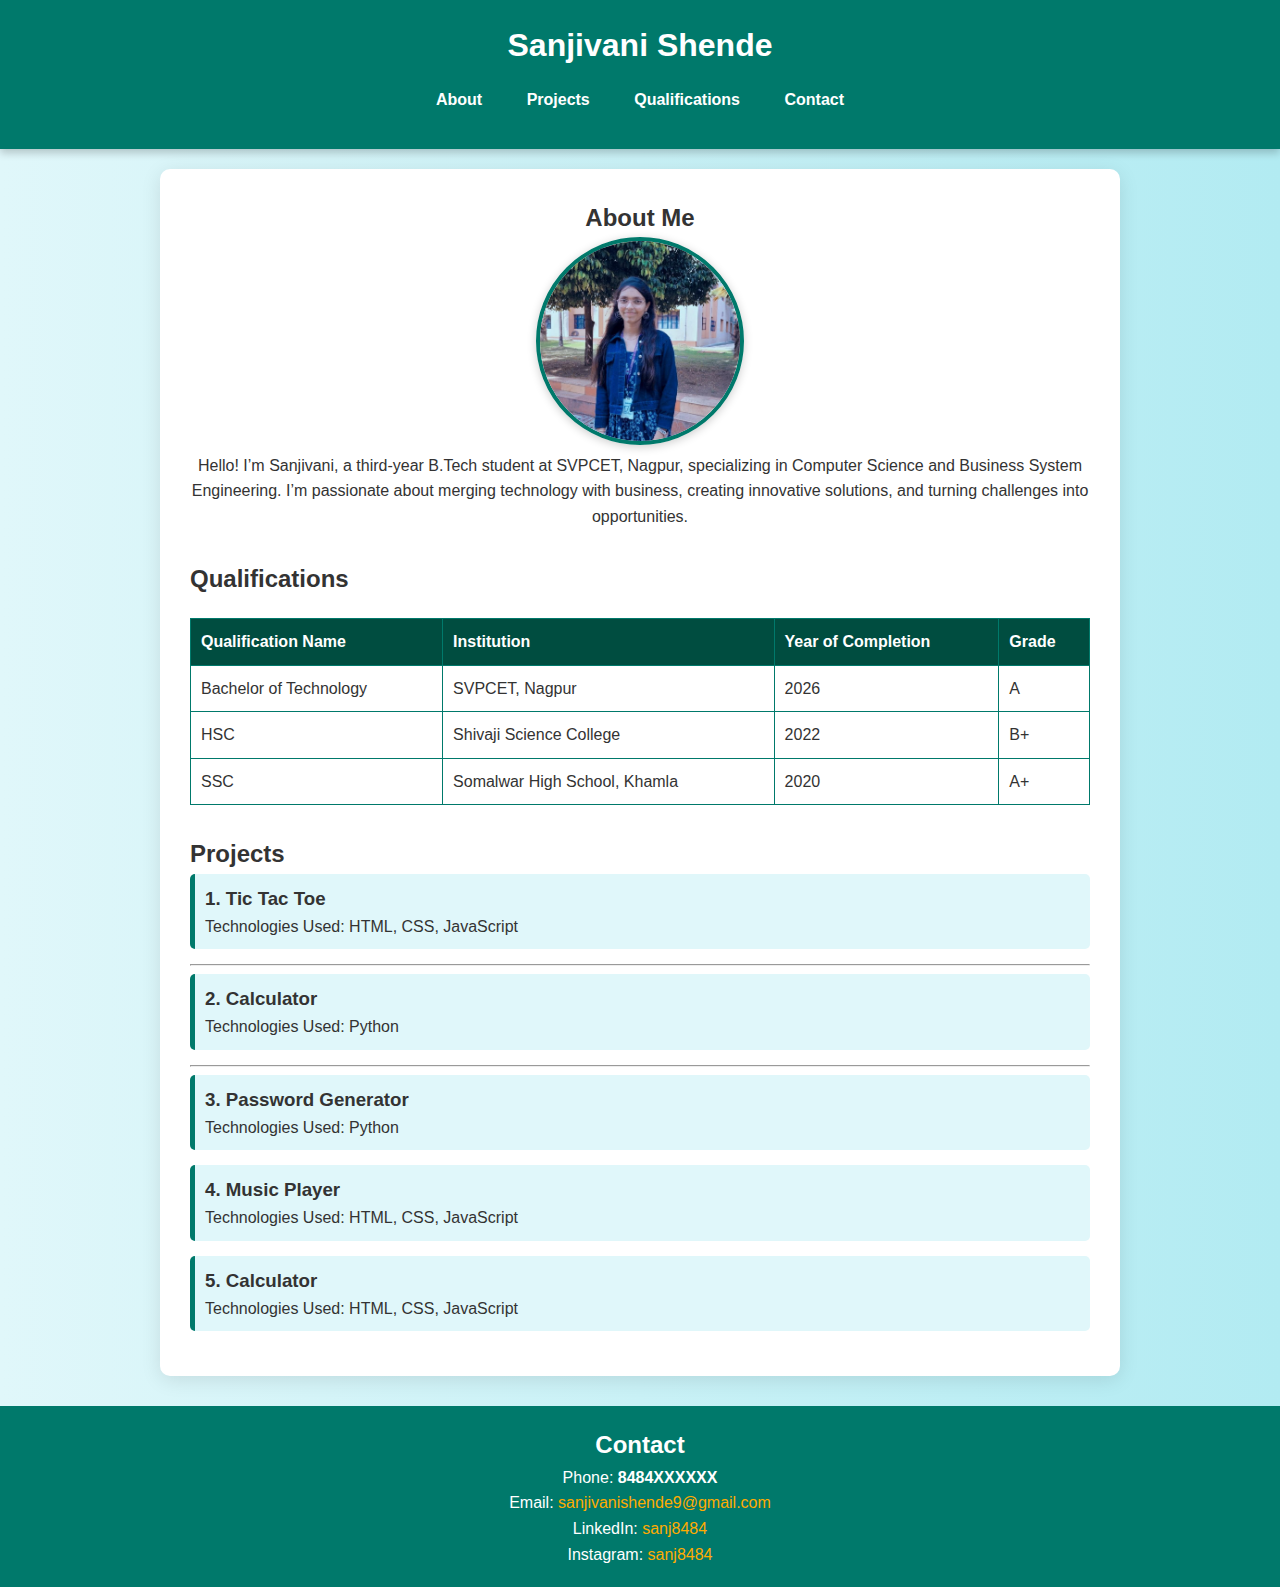
<file: index.html>
<!DOCTYPE html>
<html lang="en">
<head>
    <meta charset="UTF-8">
    <meta name="viewport" content="width=device-width, initial-scale=1.0">
    <title>Sanjivani Shende - Portfolio</title>
    <link rel="stylesheet" href="style.css">
</head>
<body>
    <header>
        <h1>Sanjivani Shende</h1>
        <nav>
            <ul>
                <li><a href="About.html">About</a></li>
                <li><a href="Project.html">Projects</a></li>
                <li><a href="Qualification.html">Qualifications</a></li>
                <li><a href="Contact.html">Contact</a></li>
            </ul>
        </nav>
    </header>
    
    <main>
        <section class="intro">
            <h2>About Me</h2>
            <img src="your_photo.jpeg" alt="Sanjivani Shende" class="profile-photo">
            <p>Hello! I’m Sanjivani, a third-year B.Tech student at SVPCET, Nagpur, specializing in Computer Science and Business System Engineering. I’m passionate about merging technology with business, creating innovative solutions, and turning challenges into opportunities.</p>
        </section>

        <section class="qualifications">
            <h2>Qualifications</h2>
            <table>
                <thead>
                    <tr>
                        <th>Qualification Name</th>
                        <th>Institution</th>
                        <th>Year of Completion</th>
                        <th>Grade</th>
                    </tr>
                </thead>
                <tbody>
                    <tr>
                        <td>Bachelor of Technology</td>
                        <td>SVPCET, Nagpur</td>
                        <td>2026</td>
                        <td>A</td>
                    </tr>
                    <tr>
                        <td>HSC</td>
                        <td>Shivaji Science College</td>
                        <td>2022</td>
                        <td>B+</td>
                    </tr>
                    <tr>
                        <td>SSC</td>
                        <td>Somalwar High School, Khamla</td>
                        <td>2020</td>
                        <td>A+</td>
                    </tr>
                </tbody>
            </table>
        </section>

        <section class="projects">
            <h2>Projects</h2>
            <article>
                <h3>1. Tic Tac Toe</h3>
                <p>Technologies Used: HTML, CSS, JavaScript</p>
            </article>
            <hr>
            <article>
                <h3>2. Calculator</h3>
                <p>Technologies Used: Python</p>
                </p>
            </article>
            <hr>
            <article>
                <h3>3. Password Generator</h3>
                <p>Technologies Used: Python</p>
            </article>
            <article>
                <h3>4. Music Player</h3>
                <p>Technologies Used: HTML, CSS, JavaScript</p>
            </article>
            <article>
                <h3>5. Calculator
                </h3>
                <p>Technologies Used: HTML, CSS, JavaScript</p>
                </article>
        </section>
    </main>

    <footer>
        <h2>Contact</h2>
        <p>Phone: <strong>8484XXXXXX</strong></p>
        <p>Email: <a href="mailto:sanjivanishende9@gmail.com">sanjivanishende9@gmail.com</a></p>
        <p>LinkedIn: <a href="https://www.linkedin.com/in/sanj8484" target="_blank" rel="noopener noreferrer">sanj8484</a></p>
        <p>Instagram: <a href="https://www.instagram.com/sanj8484" target="_blank" rel="noopener noreferrer">sanj8484</a></p>
    </footer>
</body>
</html>
</file>
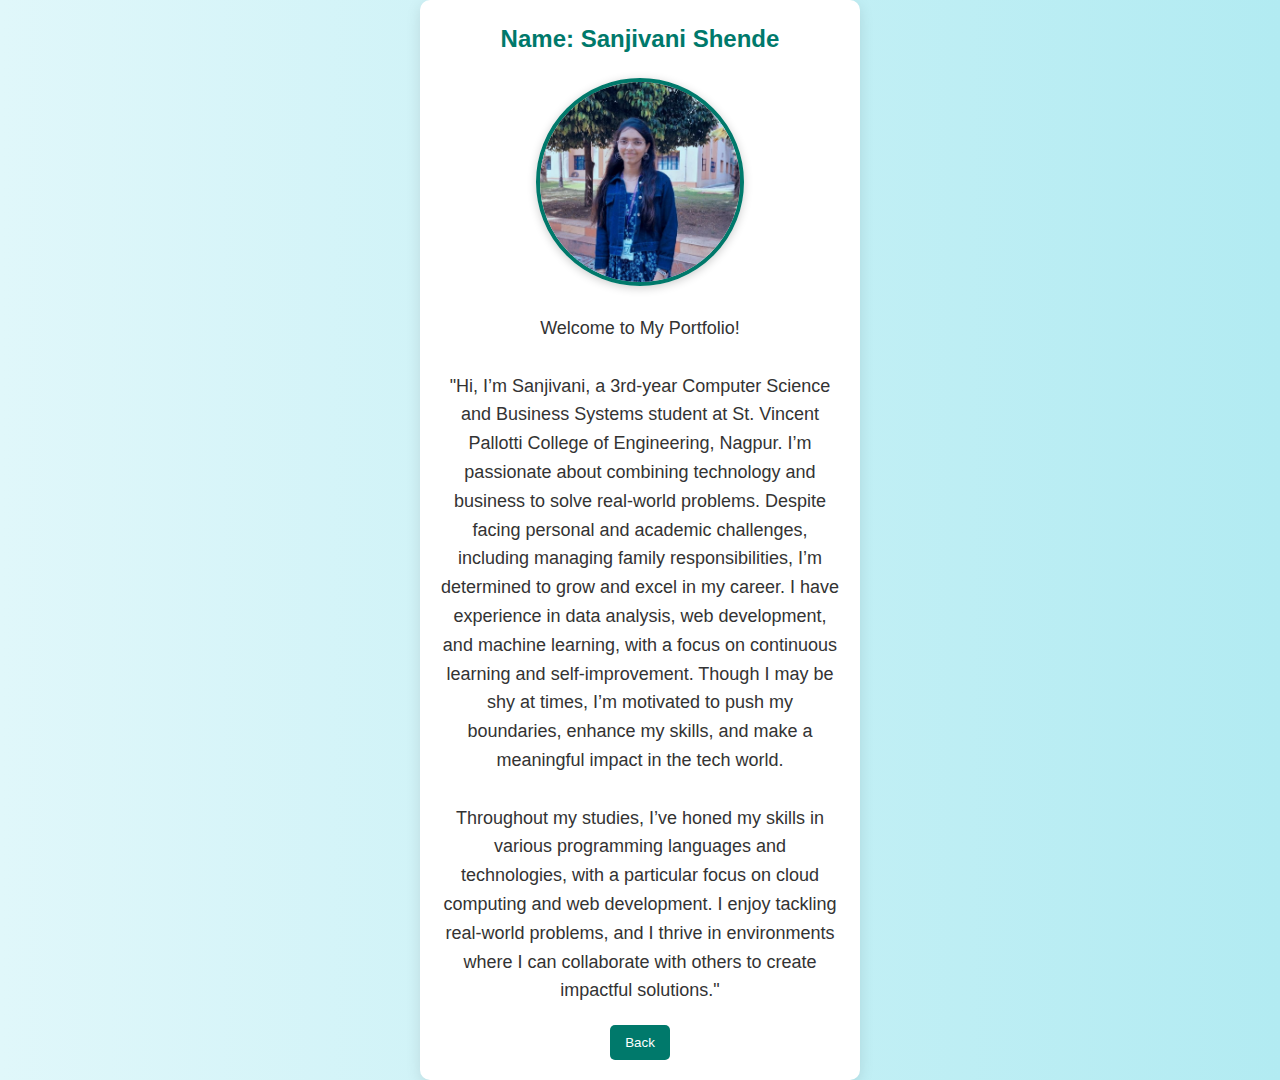
<file: About.html>
<!DOCTYPE html>
<html lang="en">
<head>
    <meta charset="UTF-8">
    <meta name="viewport" content="width=device-width, initial-scale=1.0">
    <title>Introduction - Sanjivani Shende</title>
    <link rel="stylesheet" href="style.css">
    <style>
        body {
            display: flex;               /* Use flexbox for layout */
            align-items: center;        /* Center content vertically */
            justify-content: center;    /* Center content horizontally */            /* Full height of the viewport */
            background-color: #e0f7fa; /* Light background for contrast */
            margin: 0;                  /* Remove default margin */
            font-family: Arial, sans-serif; /* Set font family */
        }
        
        .container {
            text-align: center; /* Center align text */
            background-color: white; /* White background for container */
            padding: 20px; /* Padding inside the container */
            border-radius: 10px; /* Rounded corners */
            box-shadow: 0 4px 15px rgba(0, 0, 0, 0.1); /* Shadow effect */
            max-width: 400px; /* Maximum width of container */
            width: 100%; /* Full width */
        }

        h2 {
            margin-bottom: 20px; /* Margin below title */
            color: #00796b; /* Dark teal color */
        }

        .profile-photo {
            border-radius: 50%; /* Circular photo */
            height: 200px; /* Height */
            width: 200px; /* Width */
            border: 4px solid #00796b; /* Border for photo */
            box-shadow: 0 2px 10px rgba(0, 0, 0, 0.2); /* Shadow */
            margin-bottom: 20px; /* Margin below image */
        }

        .intro {
            margin-bottom: 20px; /* Margin below intro */
            font-size: 18px; /* Font size for intro */
        }

        .back-button {
            background-color: #00796b; /* Button background color */
            color: white; /* Button text color */
            border: none; /* No border */
            padding: 10px 15px; /* Padding */
            border-radius: 5px; /* Rounded corners */
            cursor: pointer; /* Pointer cursor on hover */
            transition: background-color 0.3s; /* Transition for hover */
        }

        .back-button a {
            color: white; /* Link color */
            text-decoration: none; /* Remove underline */
        }

        .back-button:hover {
            background-color: #004d40; /* Darker teal on hover */
        }
    </style>
</head>
<body>
    <div class="container">
        <h2>Name: Sanjivani Shende</h2>
        <img src="your_photo.jpeg" alt="Sanjivani Shende" class="profile-photo">
        <p class="intro">
            Welcome to My Portfolio!<br><br>
            "Hi, I’m Sanjivani, a 3rd-year Computer Science and Business Systems student at St. Vincent Pallotti College of Engineering, Nagpur. I’m passionate about combining technology and business to solve real-world problems. Despite facing personal and academic challenges, including managing family responsibilities, I’m determined to grow and excel in my career. I have experience in data analysis, web development, and machine learning, with a focus on continuous learning and self-improvement. Though I may be shy at times, I’m motivated to push my boundaries, enhance my skills, and make a meaningful impact in the tech world.<br><br>
            Throughout my studies, I’ve honed my skills in various programming languages and technologies, with a particular focus on cloud computing and web development. I enjoy tackling real-world problems, and I thrive in environments where I can collaborate with others to create impactful solutions."
        </p>
        <button class="back-button"><a href="index.html">Back</a></button>
    </div>
</body>
</html>
</file>
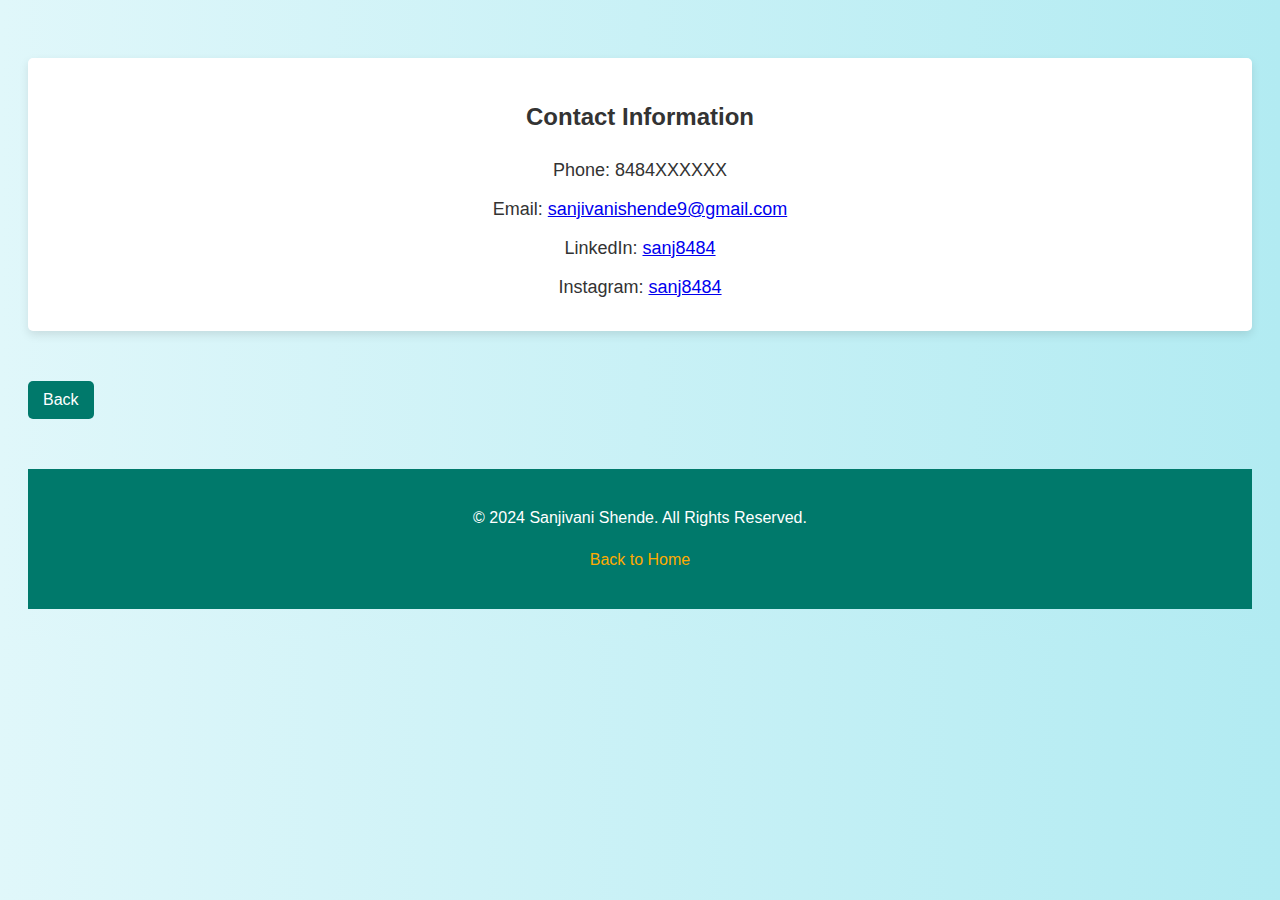
<file: Contact.html>
<!DOCTYPE html>
<html lang="en">
<head>
    <meta charset="UTF-8">
    <meta name="viewport" content="width=device-width, initial-scale=1.0">
    <title>Contact</title>
    <style>
        /* Body Styles */
        body {
            background: linear-gradient(to right, #e0f7fa, #b2ebf2); /* Light blue gradient background */
            font-family: 'Arial', sans-serif; /* Font family */
            line-height: 1.6; /* Line height for readability */
            color: #333; /* Default text color */
            padding: 20px; /* Padding around body */
        }

        /* Contact Section */
        .contact-info {
            text-align: center; /* Center align text */
            margin: 30px 0; /* Margin above and below */
            padding: 20px; /* Padding */
            background-color: #ffffff; /* White background */
            border-radius: 5px; /* Rounded corners */
            box-shadow: 0 4px 10px rgba(0, 0, 0, 0.1); /* Subtle shadow */
        }

        .contact-info p {
            margin: 10px 0; /* Margin for paragraphs */
            font-size: 18px; /* Font size */
        }

        /* Button Styles */
        button {
            background-color: #00796b; /* Dark teal button */
            color: white; /* White text */
            border: none; /* No border */
            padding: 10px 15px; /* Padding */
            border-radius: 5px; /* Rounded corners */
            cursor: pointer; /* Pointer cursor on hover */
            transition: background-color 0.3s; /* Smooth transition */
            display: inline-block; /* Inline block for button */
            margin: 20px auto; /* Center the button */
            font-size: 16px; /* Font size */
        }

        button a {
            color: white; /* White text for link */
            text-decoration: none; /* Remove underline */
        }

        button:hover {
            background-color: #004d40; /* Darker teal on hover */
        }

        /* Footer Styles */
        footer {
            text-align: center; /* Center align text */
            padding: 20px; /* Padding */
            background-color: #00796b; /* Dark teal footer */
            color: white; /* White text */
            margin-top: 30px; /* Margin above */
        }
        
        footer a {
            color: #ffab00; /* Yellow links */
            text-decoration: none; /* Remove underline */
            transition: color 0.3s; /* Transition for hover */
        }
        
        footer a:hover {
            color: white; /* White on hover */
        }
    </style>
</head>
<body>
    <div class="contact-info">
        <h2>Contact Information</h2>
        <p>Phone: 8484XXXXXX</p>
        <p>Email: <a href="mailto:sanjivanishende9@gmail.com">sanjivanishende9@gmail.com</a></p>
        <p>LinkedIn: <a href="https://www.linkedin.com/in/sanj8484" target="_blank">sanj8484</a></p>
        <p>Instagram: <a href="https://www.instagram.com/sanj8484" target="_blank">sanj8484</a></p>
    </div>

    <button><a href="index.html">Back</a></button>

    <footer>
        <p>&copy; 2024 Sanjivani Shende. All Rights Reserved.</p>
        <p><a href="index.html">Back to Home</a></p>
    </footer>
</body>
</html>
</file>
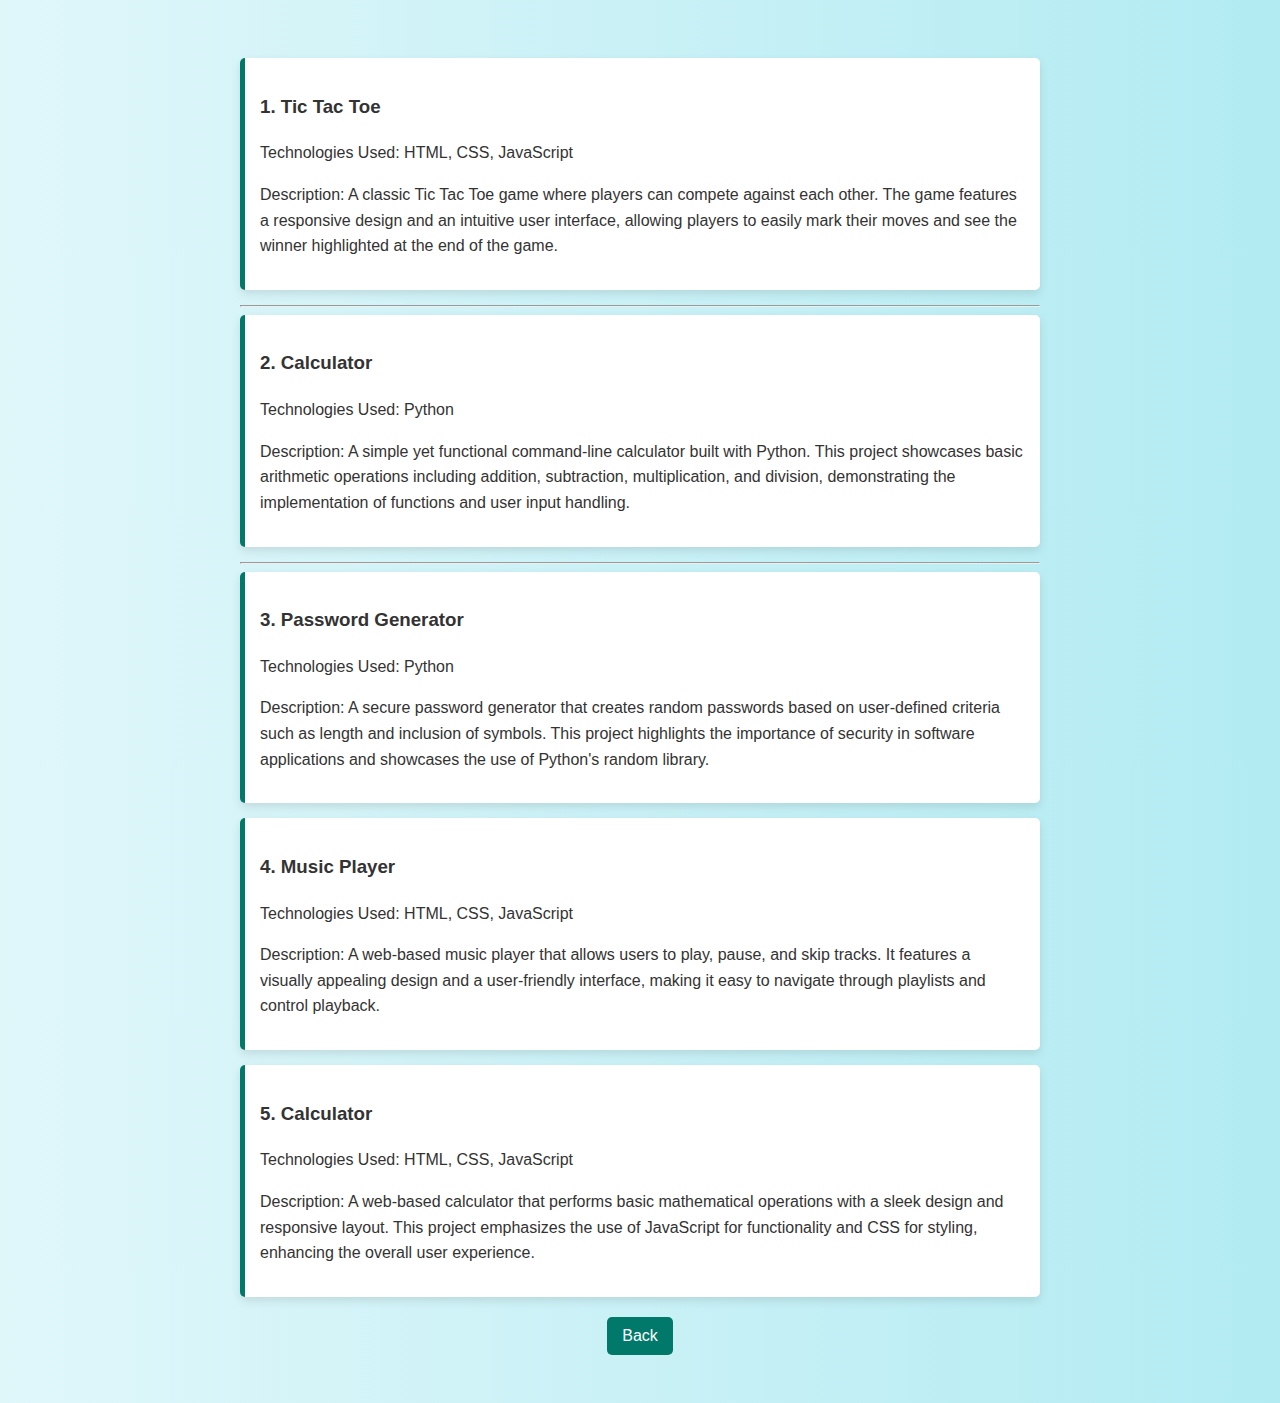
<file: Project.html>
<!DOCTYPE html>
<html lang="en">
<head>
    <meta charset="UTF-8">
    <meta name="viewport" content="width=device-width, initial-scale=1.0">
    <title>Projects</title>
    <style>
        /* Body Styles */
        body {
            background: linear-gradient(to right, #e0f7fa, #b2ebf2); /* Light blue gradient background */
            font-family: 'Arial', sans-serif; /* Font family */
            line-height: 1.6; /* Line height for readability */
            color: #333; /* Default text color */
            padding: 20px; /* Padding around body */
        }

        /* Main Section */
        main {
            max-width: 800px; /* Limit width of main content */
            margin: 0 auto; /* Center the main section */
        }

        /* Projects Section */
        .projects {
            margin-top: 30px; /* Margin above */
        }
        
        .projects article {
            background-color: #ffffff; /* White background for each project */
            border-left: 5px solid #00796b; /* Left border */
            margin-bottom: 15px; /* Margin below each project */
            padding: 15px; /* Padding */
            border-radius: 5px; /* Rounded corners */
            box-shadow: 0 4px 10px rgba(0, 0, 0, 0.1); /* Subtle shadow */
            transition: transform 0.3s; /* Transition for hover effect */
        }
        
        .projects article:hover {
            transform: translateY(-5px); /* Lift effect on hover */
        }

        /* Button Styles */
        button {
            background-color: #00796b; /* Dark teal button */
            color: white; /* White text */
            border: none; /* No border */
            padding: 10px 15px; /* Padding */
            border-radius: 5px; /* Rounded corners */
            cursor: pointer; /* Pointer cursor on hover */
            transition: background-color 0.3s; /* Smooth transition */
            display: block; /* Block display */
            margin: 20px auto; /* Center the button */
            font-size: 16px; /* Font size */
        }

        button a {
            color: white; /* White text for link */
            text-decoration: none; /* Remove underline */
        }

        button:hover {
            background-color: #004d40; /* Darker teal on hover */
        }
    </style>
</head>
<body>
    <main>
        <section class="projects">
            <article>
                <h3>1. Tic Tac Toe</h3>
                <p>Technologies Used: HTML, CSS, JavaScript</p>
                <p>Description: A classic Tic Tac Toe game where players can compete against each other. The game features a responsive design and an intuitive user interface, allowing players to easily mark their moves and see the winner highlighted at the end of the game.</p>
            </article>
            <hr>
            <article>
                <h3>2. Calculator</h3>
                <p>Technologies Used: Python</p>
                <p> Description: A simple yet functional command-line calculator built with Python. This project showcases basic arithmetic operations including addition, subtraction, multiplication, and division, demonstrating the implementation of functions and user input handling.
                </p>
            </article>
            <hr>
            <article>
                <h3>3. Password Generator</h3>
                <p>Technologies Used: Python</p>
                <p>Description: A secure password generator that creates random passwords based on user-defined criteria such as length and inclusion of symbols. This project highlights the importance of security in software applications and showcases the use of Python's random library.</p>
            </article>
            <article>
                <h3>4. Music Player</h3>
                <p>Technologies Used: HTML, CSS, JavaScript</p>
                <p> Description: A web-based music player that allows users to play, pause, and skip tracks. It features a visually appealing design and a user-friendly interface, making it easy to navigate through playlists and control playback.</p>
            </article>
            <article>
                <h3>5. Calculator
                </h3>
                <p>Technologies Used: HTML, CSS, JavaScript</p>
                <p> Description: A web-based calculator that performs basic mathematical operations with a sleek design and responsive layout. This project emphasizes the use of JavaScript for functionality and CSS for styling, enhancing the overall user experience.</p>
            </article>
        </section>
        <button><a href="index.html">Back</a></button>
    </main>
</body>
</html>
</file>
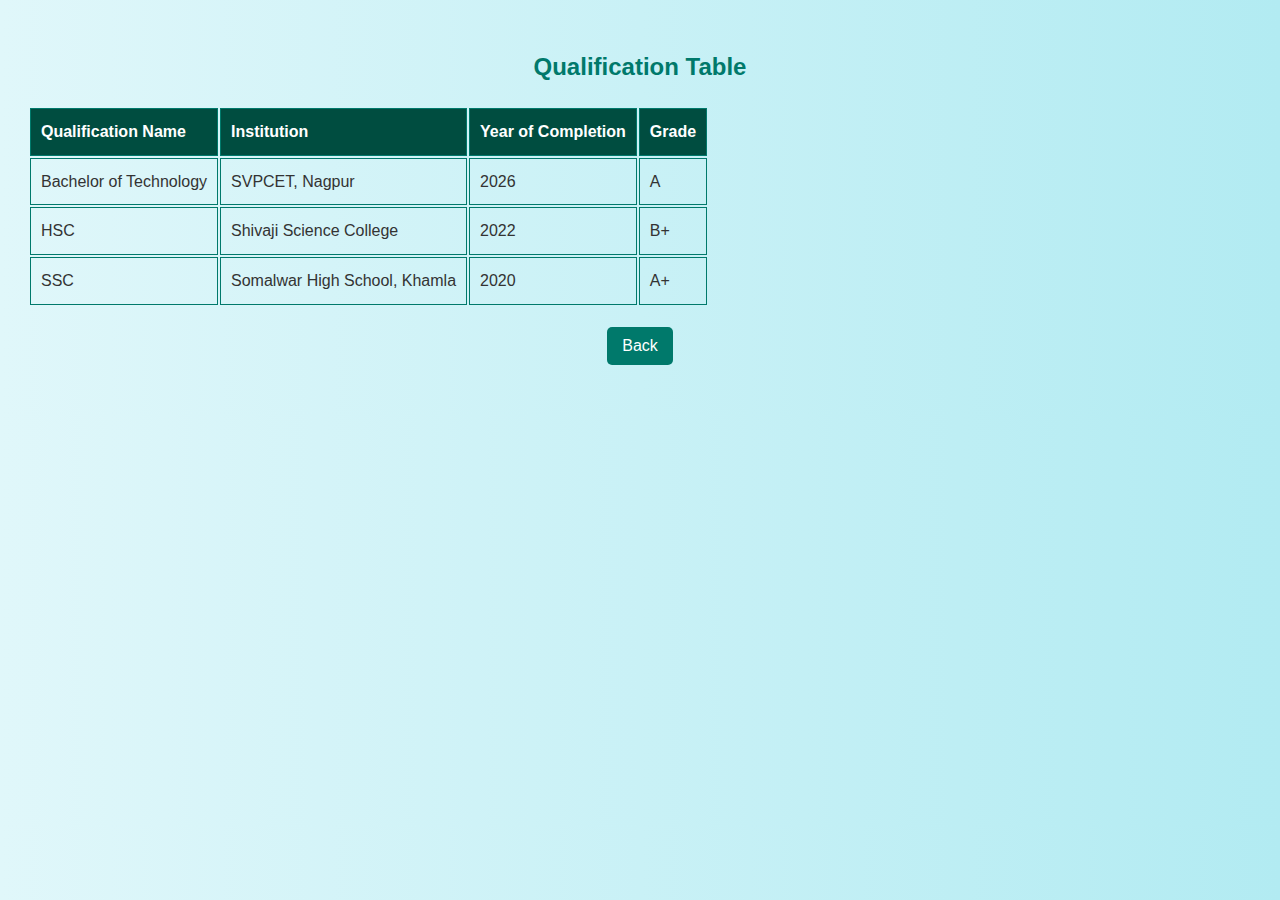
<file: Qualification.html>
<!DOCTYPE html>
<html lang="en">
<head>
    <meta charset="UTF-8">
    <meta name="viewport" content="width=device-width, initial-scale=1.0">
    <title>Qualifications</title>
    <style>
        /* Body Styles */
        body {
            background: linear-gradient(to right, #e0f7fa, #b2ebf2); /* Light blue gradient background */
            font-family: 'Arial', sans-serif; /* Font family */
            line-height: 1.6; /* Line height for readability */
            color: #333; /* Default text color */
            padding: 20px; /* Padding around body */
        }

        /* Header Styles */
        h2 {
            color: #00796b; /* Dark teal color for headers */
            text-align: center; /* Center align header */
            margin-bottom: 20px; /* Margin below header */
        }

        /* Table Styles */
        .qualifications table {
            width: 100%; /* Full width */
            border-collapse: collapse; /* Collapse borders */
            margin-top: 20px; /* Margin above */
            box-shadow: 0 4px 10px rgba(0, 0, 0, 0.1); /* Subtle shadow for table */
        }
        
        .qualifications th, .qualifications td {
            border: 1px solid #00796b; /* Border color */
            padding: 10px; /* Padding */
            text-align: left; /* Left align text */
        }
        
        .qualifications th {
            background-color: #004d40; /* Darker teal for header */
            color: white; /* White text */
        }

        /* Button Styles */
        button {
            background-color: #00796b; /* Dark teal button */
            color: white; /* White text */
            border: none; /* No border */
            padding: 10px 15px; /* Padding */
            border-radius: 5px; /* Rounded corners */
            cursor: pointer; /* Pointer cursor on hover */
            transition: background-color 0.3s; /* Smooth transition */
            display: block; /* Block display */
            margin: 20px auto; /* Center the button */
            font-size: 16px; /* Font size */
        }

        button a {
            color: white; /* White text for link */
            text-decoration: none; /* Remove underline */
        }

        button:hover {
            background-color: #004d40; /* Darker teal on hover */
        }
    </style>
</head>
<body>

<h2>Qualification Table</h2>

<table class="qualifications">
  <tr>
    <th>Qualification Name</th>
    <th>Institution</th>
    <th>Year of Completion</th>
    <th>Grade</th>
  </tr>
  <tr>
    <td>Bachelor of Technology</td>
    <td>SVPCET, Nagpur</td>
    <td>2026</td>
    <td>A</td>
  </tr>
  <tr>
    <td>HSC</td>
    <td>Shivaji Science College</td>
    <td>2022</td>
    <td>B+</td>
  </tr>
  <tr>
    <td>SSC</td>
    <td>Somalwar High School, Khamla</td>
    <td>2020</td>
    <td>A+</td>
  </tr>
</table>

<button><a href="index.html">Back</a></button>

</body>
</html>
</file>
<file: style.css>
/* Basic Reset */
body, h1, h2, h3, p, table {
    margin: 0;
    padding: 0;
}

/* Body Styles */
body {
    background: linear-gradient(to right, #e0f7fa, #b2ebf2); /* Light blue gradient background */
    font-family: 'Arial', sans-serif; /* Font family */
    line-height: 1.6; /* Line height for readability */
    color: #333; /* Default text color */
}

/* Header Styles */
header {
    background-color: #00796b; /* Dark teal header */
    color: white; /* White text */
    padding: 20px; /* Padding */
    text-align: center; /* Center align text */
    box-shadow: 0 4px 8px rgba(0, 0, 0, 0.2); /* Shadow effect */
}

nav ul {
    list-style: none; /* Remove bullets */
    padding: 0; /* Remove padding */
}

nav ul li {
    display: inline; /* Inline display */
    margin: 0 20px; /* Margin between items */
}

nav ul li a {
    color: white; /* Link color */
    text-decoration: none; /* Remove underline */
    font-weight: bold; /* Bold text */
    transition: color 0.3s; /* Transition for hover effect */
}

nav ul li a:hover {
    color: #ffab00; /* Yellow on hover */
}

/* Main Section Styles */
main {
    max-width: 900px; /* Max width for main content */
    margin: 20px auto; /* Center the content */
    padding: 30px; /* Padding */
    background-color: white; /* White background */
    border-radius: 10px; /* Rounded corners */
    box-shadow: 0 4px 20px rgba(0, 0, 0, 0.1); /* Subtle shadow */
}

/* Introduction Section */
.intro {
    text-align: center; /* Center align text */
    margin-bottom: 30px; /* Margin below intro */
}

.profile-photo {
    border-radius: 50%; /* Circular photo */
    height: 200px; /* Height */
    width: 200px; /* Width */
    border: 4px solid #00796b; /* Border for photo */
    box-shadow: 0 2px 10px rgba(0, 0, 0, 0.2); /* Shadow */
}

/* Qualifications Table */
.qualifications table {
    width: 100%; /* Full width */
    border-collapse: collapse; /* Collapse borders */
    margin-top: 20px; /* Margin above */
}

.qualifications th, .qualifications td {
    border: 1px solid #00796b; /* Border color */
    padding: 10px; /* Padding */
    text-align: left; /* Left align text */
}

.qualifications th {
    background-color: #004d40; /* Darker teal for header */
    color: white; /* White text */
}

/* Projects Section */
.projects {
    margin-top: 30px; /* Margin above */
}

.projects article {
    background-color: #e0f7fa; /* Light cyan background */
    border-left: 5px solid #00796b; /* Left border */
    margin-bottom: 15px; /* Margin below each project */
    padding: 10px; /* Padding */
    border-radius: 5px; /* Rounded corners */
    transition: transform 0.3s; /* Transition for hover effect */
}

.projects article:hover {
    transform: translateY(-5px); /* Lift effect on hover */
}

/* Footer Styles */
footer {
    text-align: center; /* Center align text */
    padding: 20px; /* Padding */
    background-color: #00796b; /* Dark teal footer */
    color: white; /* White text */
    margin-top: 30px; /* Margin above */
}

footer a {
    color: #ffab00; /* Yellow links */
    text-decoration: none; /* Remove underline */
    transition: color 0.3s; /* Transition for hover */
}

footer a:hover {
    color: white; /* White on hover */
}

/* Responsive Styles */
@media (max-width: 768px) {
    nav ul li {
        display: block; /* Stack navigation items on smaller screens */
        margin: 10px 0; /* Vertical spacing */
    }

    main {
        padding: 20px; /* Adjust padding for smaller screens */
    }

    .profile-photo {
        height: 150px; /* Adjust photo size */
        width: 150px; /* Adjust photo size */
    }
}
</file>
